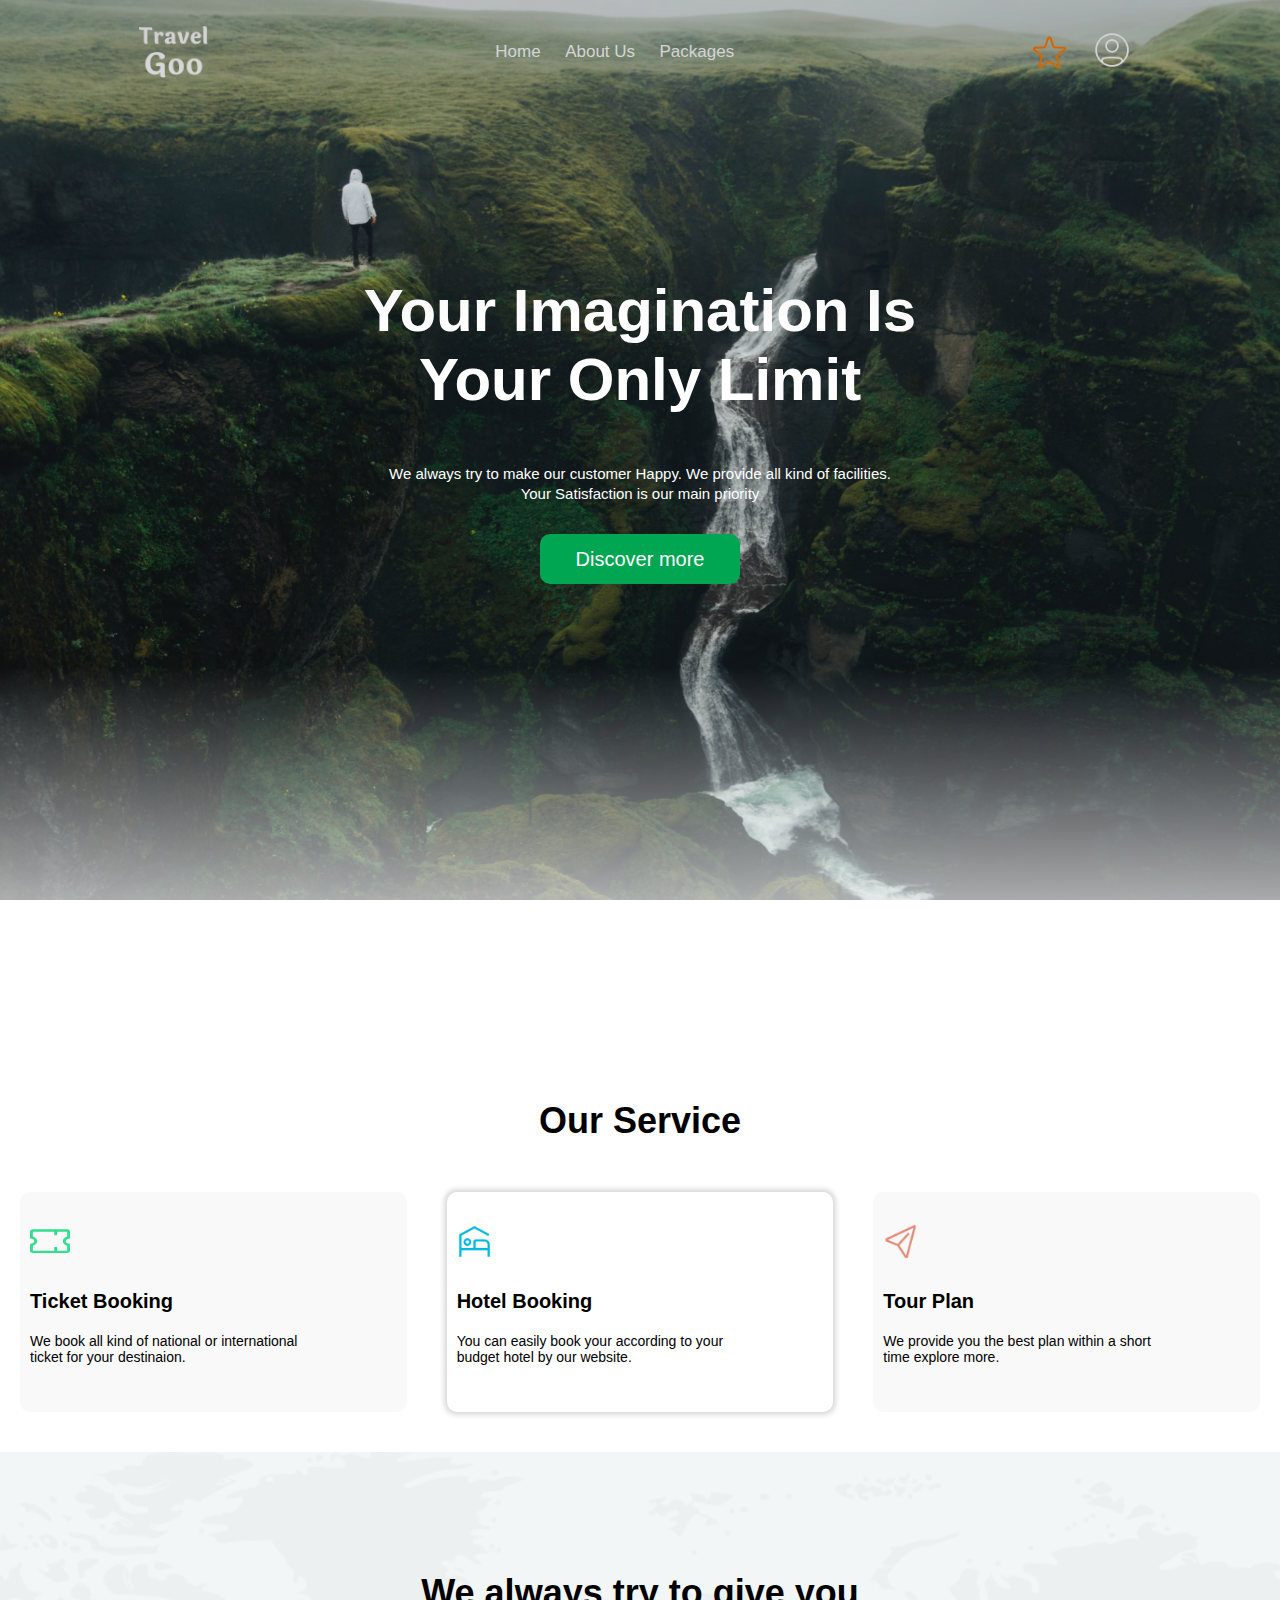
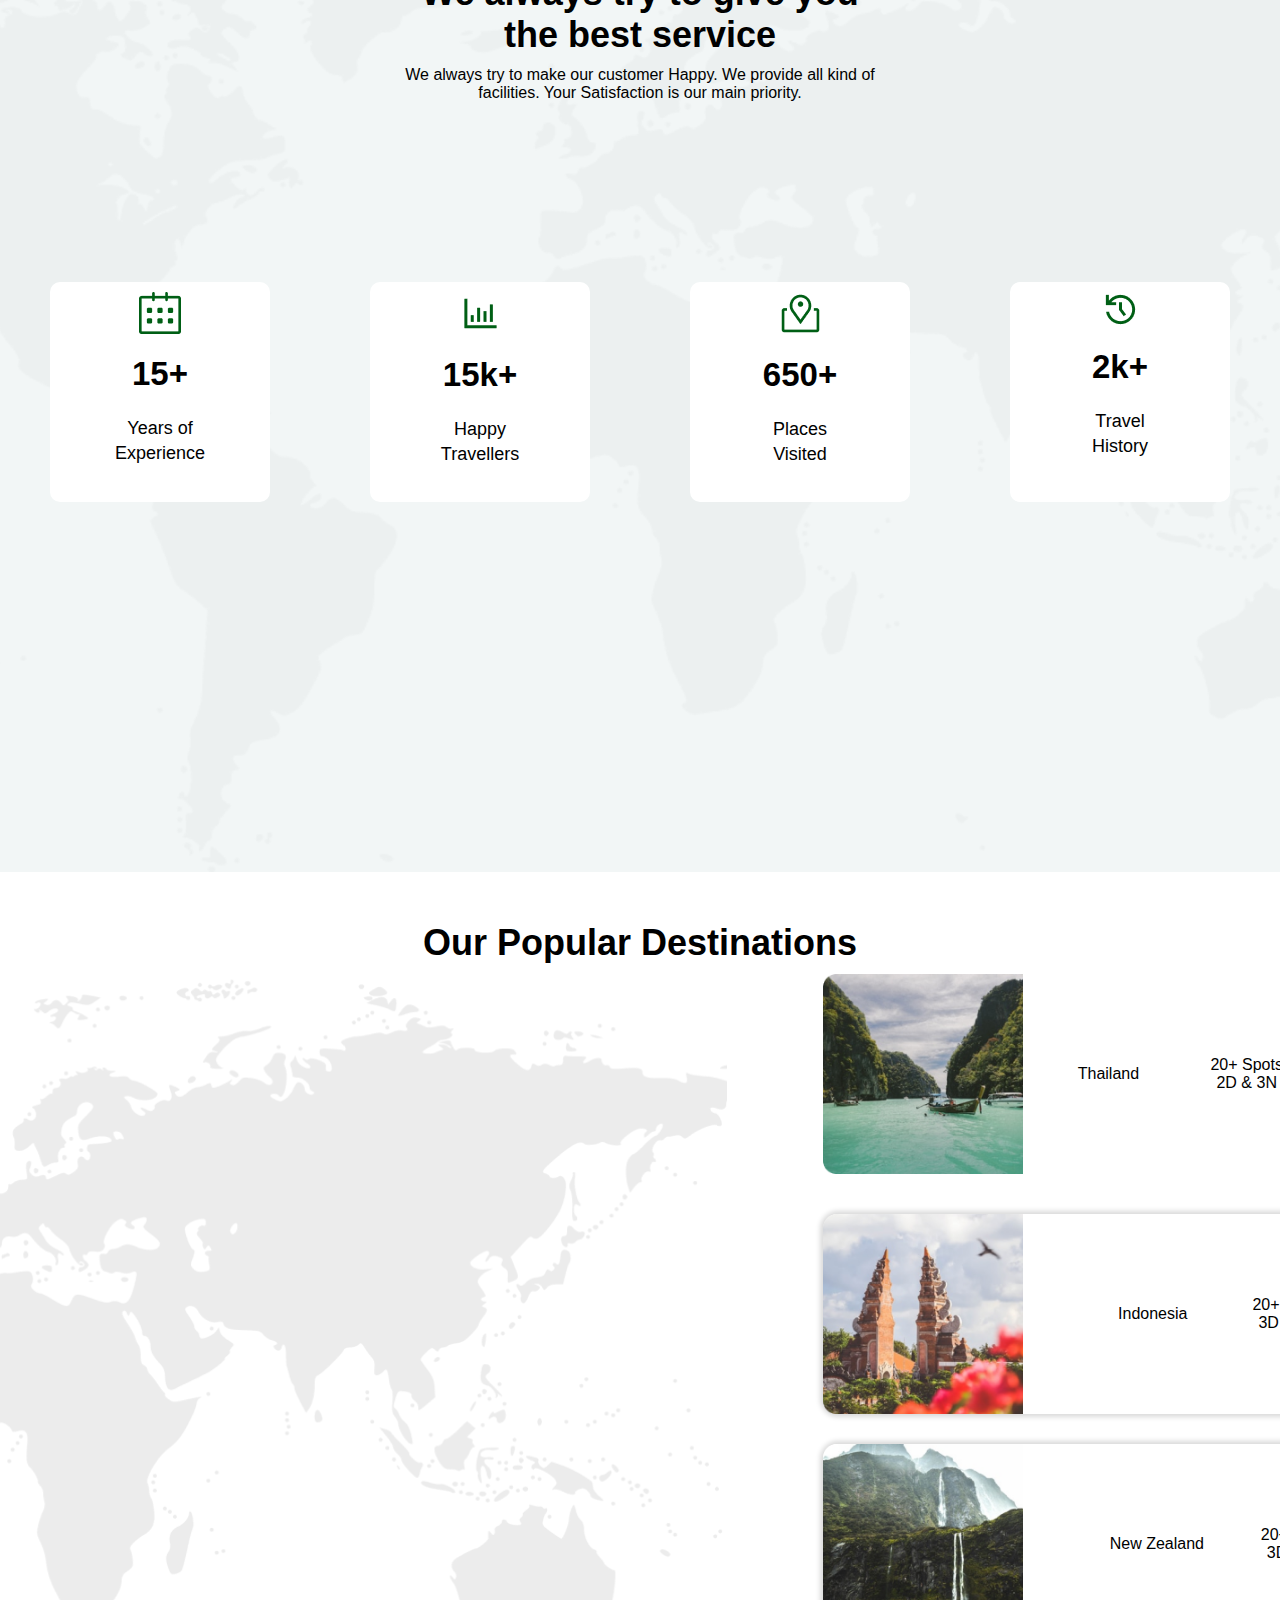
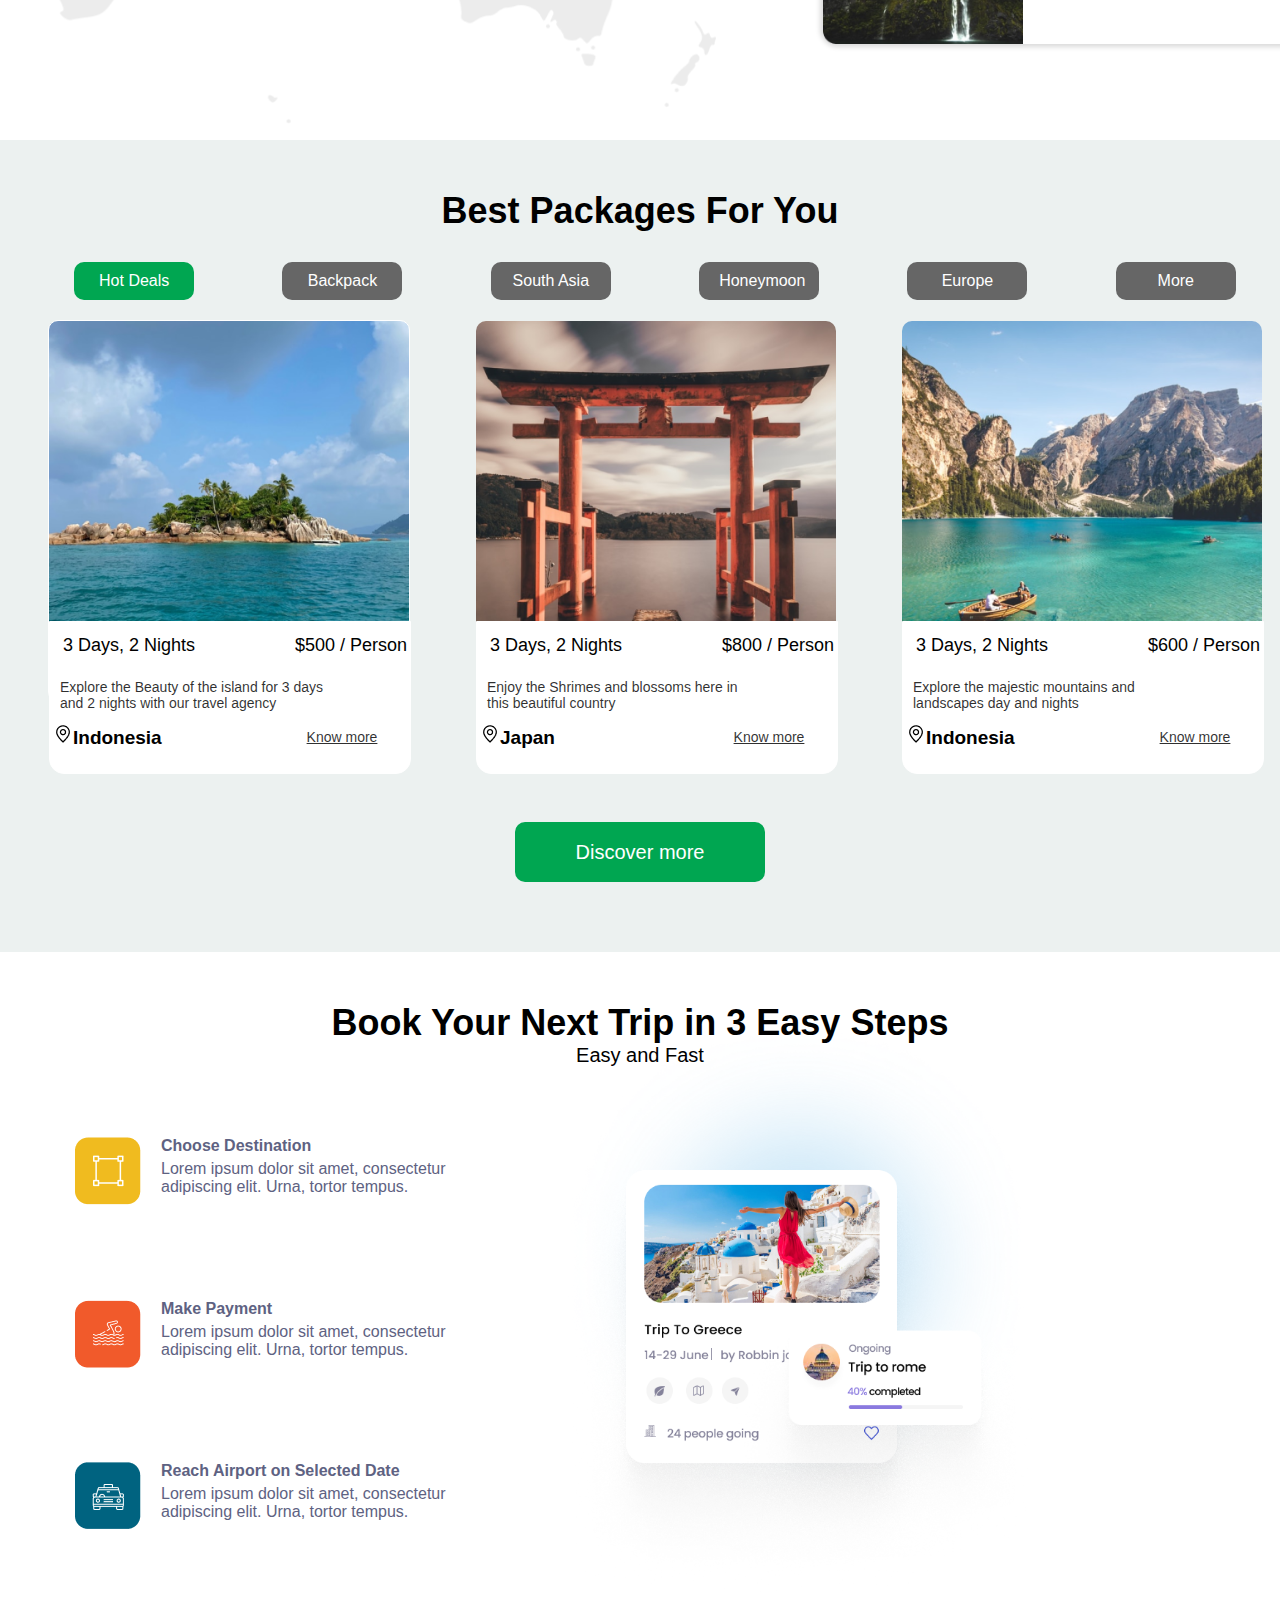
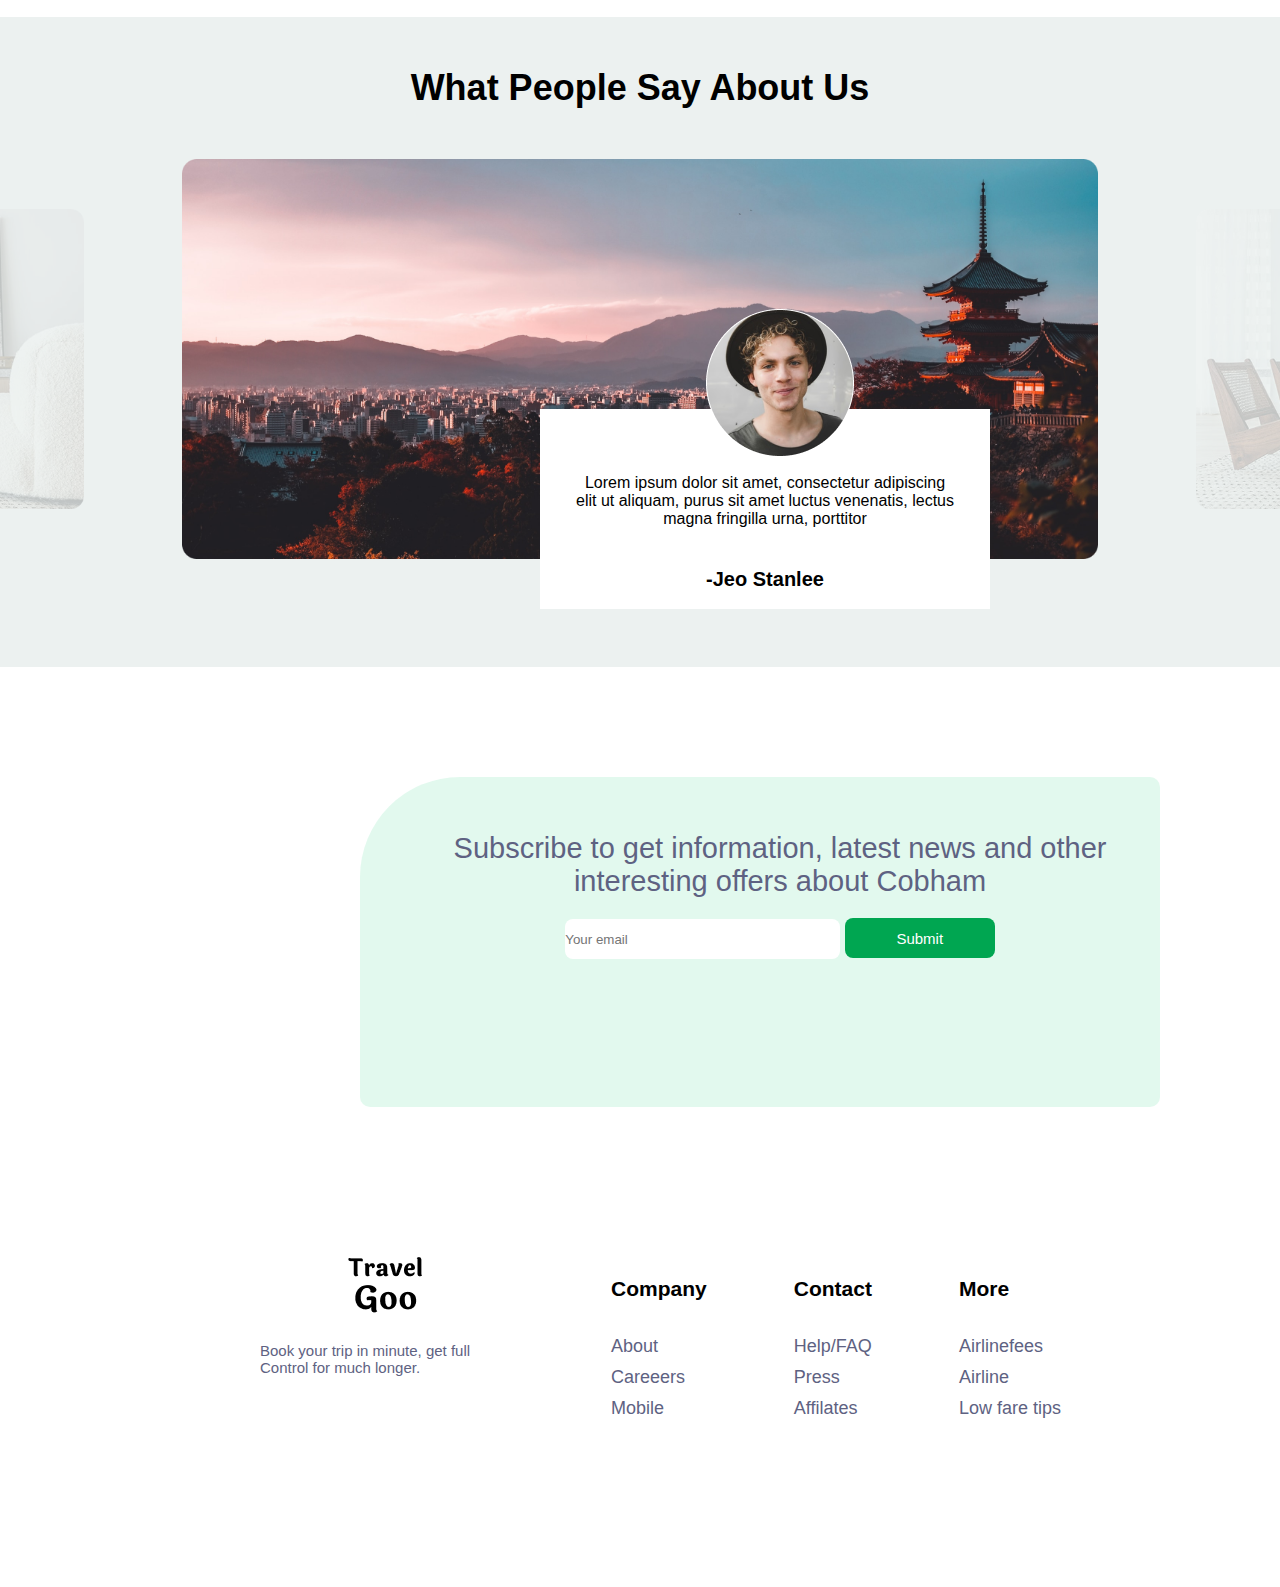
<file: Index.html>
<!DOCTYPE html>
<html lang="en">
<head>
    <meta charset="UTF-8">
    <meta name="viewport" content="width=device-width, initial-scale=1.0">
    <title>Document</title>
    <link rel="stylesheet" href="style.css">
    <link rel="preconnect" href="https://fonts.googleapis.com">
    <script src="/script.js"></script>
</head>
<body>
   
    <div class="header">
            
            <div class="header-line">
                <nav>
                    <img class="logo" src="/Assets/logo.png" alt="travelgoo-logo">
                    <ul>
                        <li><a href="">Home</a></li>
                        <li><a href="">About Us</a></li>
                        <li><a href="">Packages</a></li>
                    
            
                    </ul>
                    <ul>
                    <li> <img class=star src="/Assets/star.png" alt=""></li>
                    <li> <img class="profile" src="/Assets/profile.png" alt=""></li>
                    </ul>
                </nav>
            </div>
            <div class="header-content">
                <h1>
                    Your Imagination Is <br>
                    Your Only Limit
                </h1>
                <p>
                    We always try to make our customer Happy. We provide all kind of facilities. 
                    <br>Your Satisfaction is our main priority
                </p>
                <button type="button"> Discover more </button>
            </div>
            

            
    </div> 
    <div class="service">
        <h2>Our Service</h2>
        <div class="cardcontainer">
        <div class="card1">
            <img class="ticket" src="/Assets/ticket.svg" alt="" > 
            <h3>Ticket Booking</h3>
            <p>We book all kind of national or international <br> ticket for your destinaion.</p>
        </div>
        <div class="card2">
            <img class="hotel" src="/Assets/hotel.png" alt="" > 
            <h3>Hotel Booking</h3>
            <p>You can easily book your according to your <br>
                budget hotel by our website.</div>
        <div class="card3">
            <img class="tour" src="/Assets/plane.png" alt="" > 
            <h3>Tour Plan</h3>
            <p>We provide you the best plan within a short <br>
                time explore more. </p>
        </div>
    </div>
    <div class="info">
        <h2>We always try to give you <br>the best service</h2>
        <p>
            We always try to make our customer Happy. We provide all kind of <br>
            facilities. Your Satisfaction is our main priority.
        </p>
        <div class="infocard">
           <div class="infocard1">
            <img src="Assets/calendar.png" alt="">
            <h3>15+</h3>
            <p>Years of <br>
                Experience</p>
           </div>
           <div class="infocard2">
            <img src="/Assets/chart.png" alt="">
            <h3>15k+</h3>
            <p>Happy <br>Travellers</p>
           </div>
           <div class="infocard3">
            <img src="/Assets/map.png" alt="">
            <h3>650+</h3>
            <p>Places <br> Visited</p>
           </div>
           <div class="infocard4">
            <img src="/Assets/history.png" alt="">
            <h3>2k+</h3>
            <p>Travel <br>History</p>

           </div>
           
        </div>
    </div>

    
<div class="container">
    <h2>Our Popular Destinations</h2>
    <div class="containercontent">
    <div class="wmap2" ><img src="/Assets/wmap2.png" alt=""></div>
    
    <div class="containercard">
        <div class="containerwrapper">
        <div class="firstcard">
           <div class="cardp"> <img  src="/Assets/thailand.png" alt=""></div>
           <div class="cardpcontent">
            <p>Thailand</p>
            <p>20+ Spots <br>2D & 3N</p>
            <img src="/Assets/nav.png" alt="">
            </div>
        </div>
   
         <div class="secondcard">
            <div class="cardp"> <img  src="/Assets/indone.png" alt=""></div>
            <p>Indonesia</p>
            <p>20+ Spots <br>3D & 3N</p>
            <img src="/Assets/nav.png" alt="">
        </div> 
        <div class="secondcard">
            <div class="cardp"> <img  src="/Assets/nzland.png" alt=""></div>
            <p> New Zealand</p>
            <p>20+ Spots <br>3D & 2N</p>
            <img src="/Assets/nav.png" alt="">
        </div> 
        </div>
    </div>
    </div>

</div>
<div class="best">
    <h2>Best Packages For You</h2>
    <div class="package">
      
            <a  href="" class="button green">Hot Deals</button></a>
            <a  href="" class="button">Backpack</button></a>
            <a  href="" class="button">South Asia</button></a>
            <a  href="" class="button">Honeymoon</button></a>
            <a  href="" class="button">Europe</button></a>
            <a  href="" class="button">More</button></a>

           
        
    </div>
    <div id="bestcardparent">
    <div class="bestcardone"> 

        <div class="cardcontent"> 
            <div class="bot">
                <h3> 3 Days, 2 Nights</h3> <br>
                <h3>$500 / Person</h3>
             </div>
     
            <p >Explore the Beauty of the island for 3 days <br> and 2 nights with our travel agency</p>
            <div class="bot">
           <h4> <img src="/Assets/loca.png" alt="">Indonesia</h4>
           <button type="button">Know more</button>
            </div>

            
        </div>

       

       
    </div>
    <div class="bestcardtwo"> 

        <div class="cardcontent"> 
            <div class="bot">
                <h3> 3 Days, 2 Nights</h3> <br>
                <h3>$800 / Person</h3>
             </div>
     
            <p >Enjoy the Shrimes and blossoms here in <br> this beautiful country</p>
            <div class="bot">
           <h4> <img src="/Assets/loca.png" alt="">Japan</h4>
           <button type="button">Know more</button>
            </div>

            
        </div>
         
    </div>
    <div class="bestcardthree"> 

        <div class="cardcontent"> 
            <div class="bot">
                <h3> 3 Days, 2 Nights</h3> <br>
                <h3>$600 / Person</h3>
             </div>
     
            <p >Explore the majestic mountains and <br>landscapes day and nights</p>
            <div class="bot">
           <h4> <img src="/Assets/loca.png" alt="">Indonesia</h4>
           <button type="button">Know more</button>
            </div>

            
        </div>
</div></div>
<button id="green" type="button">Discover more</button>
</div>
<div class="book">
    <h2>Book Your Next Trip in 3 Easy Steps</h2>
    <h3>Easy and Fast</h3>
    <div class="bestcontent">
        <div class="bestcardinfo">
            <div class="bestcardinfocontent">
                <img src="/Assets/G1.png" alt="">
                <h4>Choose Destination</h4>
                <p>Lorem ipsum dolor sit amet, consectetur <br>
                    adipiscing elit. Urna, tortor tempus. </p>
                    
            </div>
            <div class="bestcardinfocontent">
                <img src="/Assets/G2.png" alt="">
                <h4>Make Payment</h4>
                <p>Lorem ipsum dolor sit amet, consectetur <br>
                    adipiscing elit. Urna, tortor tempus. </p>
                    
            </div>
            <div class="bestcardinfocontent">
                <img src="/Assets/G3.png" alt="">
                <h4>Reach Airport on Selected Date</h4>
                <p>Lorem ipsum dolor sit amet, consectetur <br>
                    adipiscing elit. Urna, tortor tempus. </p>
                    
            </div>
           
        </div>
        <div class="bestcardimg">
            <img src="/Assets/G4.png" alt="">
        </div>

        
    </div>
</div>
<div class="review">
    <h2>What People Say About Us</h2>
    <div class="reviewscroll">
        
        <img src="/Assets/H1.png" alt="">
        <img id="hmm" src="/Assets/H2.png" alt="">
        <img src="/Assets/H3.png" alt="">
        
    </div>
    <div class="reviewscrollcontent">   
        <p>Lorem ipsum dolor sit amet, consectetur adipiscing <br> elit ut aliquam, purus sit amet luctus venenatis, lectus <br> magna fringilla urna, porttitor</p>
        <h3>-Jeo Stanlee</h3>
    </div>
    <div class="face"><img src="./Assets/face.png" alt=""></div>
</div>
<div class="footer">
   <div class="footerinfo">
    <h3>Subscribe to get information, latest news and other <br> interesting offers about Cobham</h3>
    <Form>
    <input type="text" placeholder="Your email">
    <button type="button">Submit</button>
    </Form>
   </div>
   <div class="footerlogo">
        <img src="/Assets/logos.png" alt="">
        <h4>Book your trip in minute, get full
           <br> Control for much longer.
            </h4>
   </div>
   <div class="breez">
    <span>
    <h3>Company</h3>
    <ul>
        <li>About</li>
        <li>Careeers</li>
        <li>Mobile</li>
    </ul>
</span>
<span>
    <h3>Contact</h3>
    <ul>
        <li>Help/FAQ</li>
        <li>Press</li>
        <li>Affilates</li>
    </ul>
   
</span>
<span>
    <h3>More</h3>
    <ul>
        <li>Airlinefees</li>
        <li>Airline</li>
        <li>Low fare tips</li>
    </ul>
   
</span>

</div>
            
        

</body>
</html>
</file>
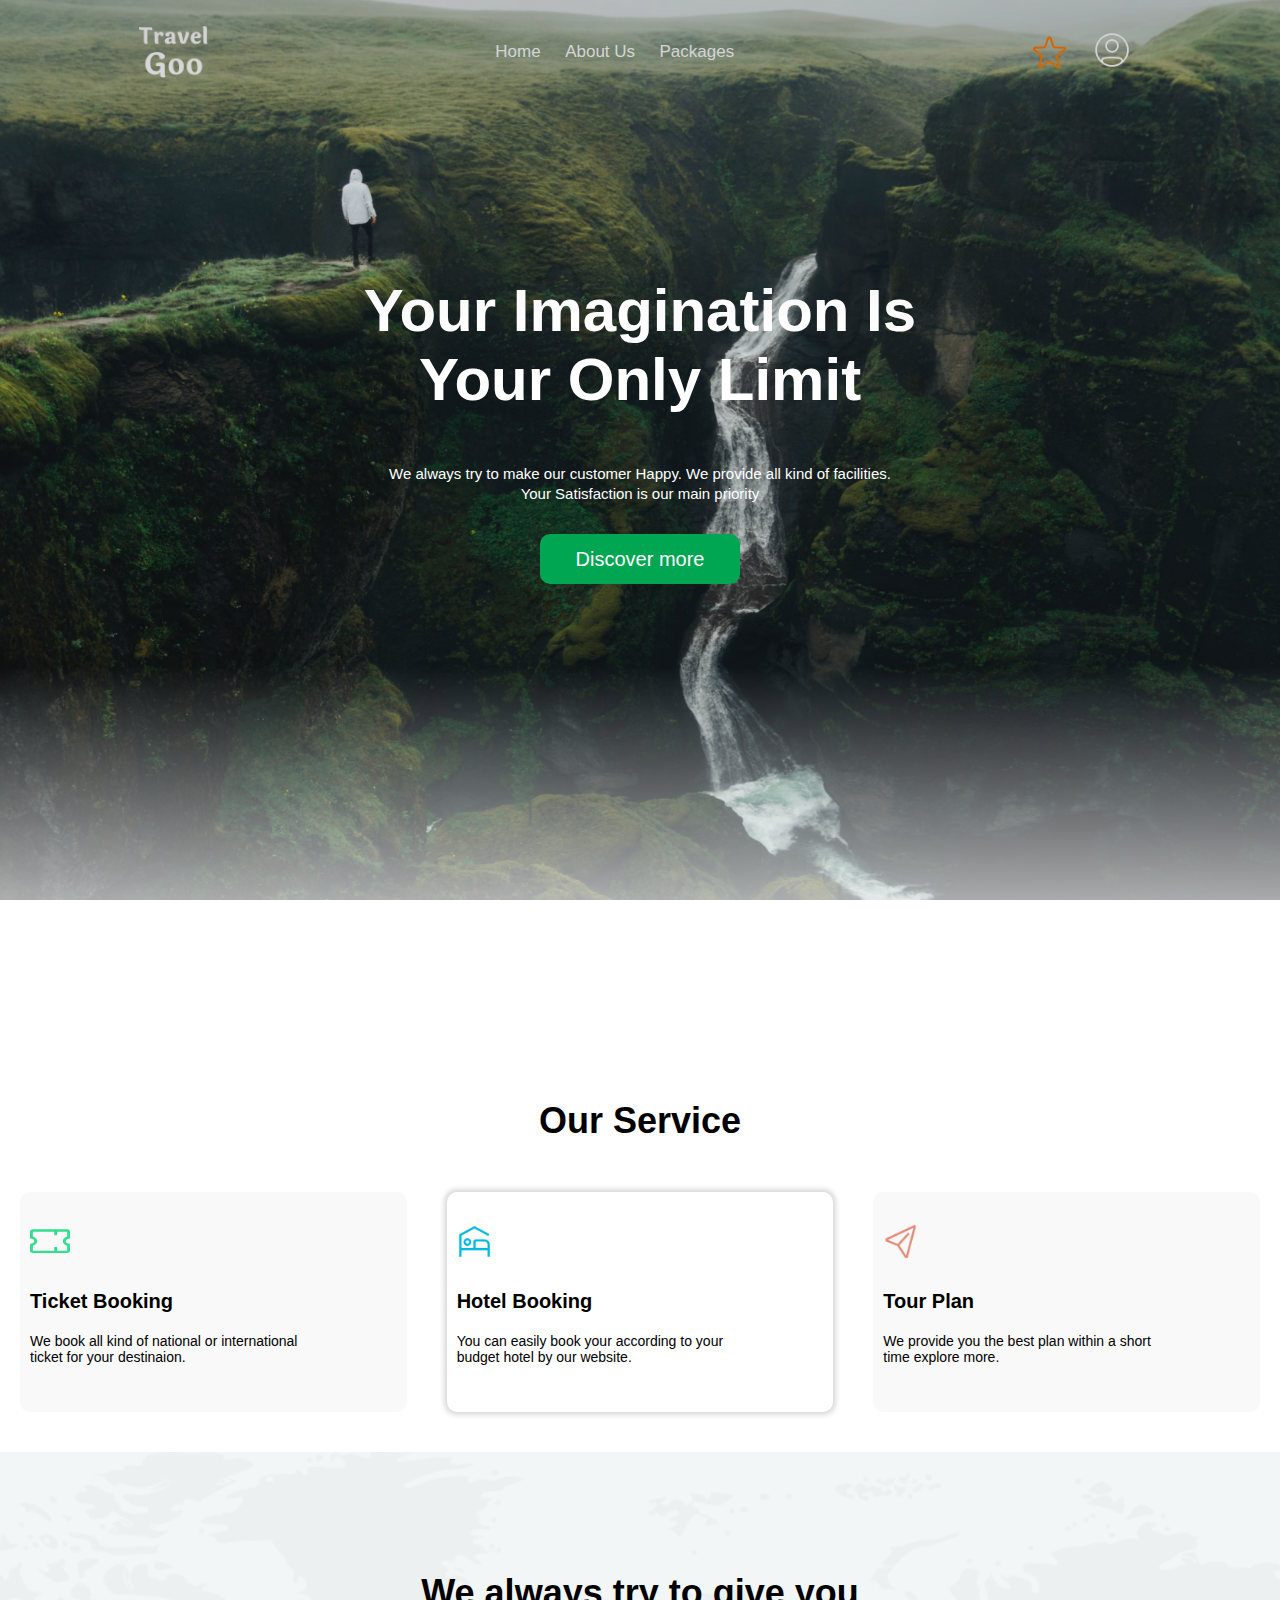
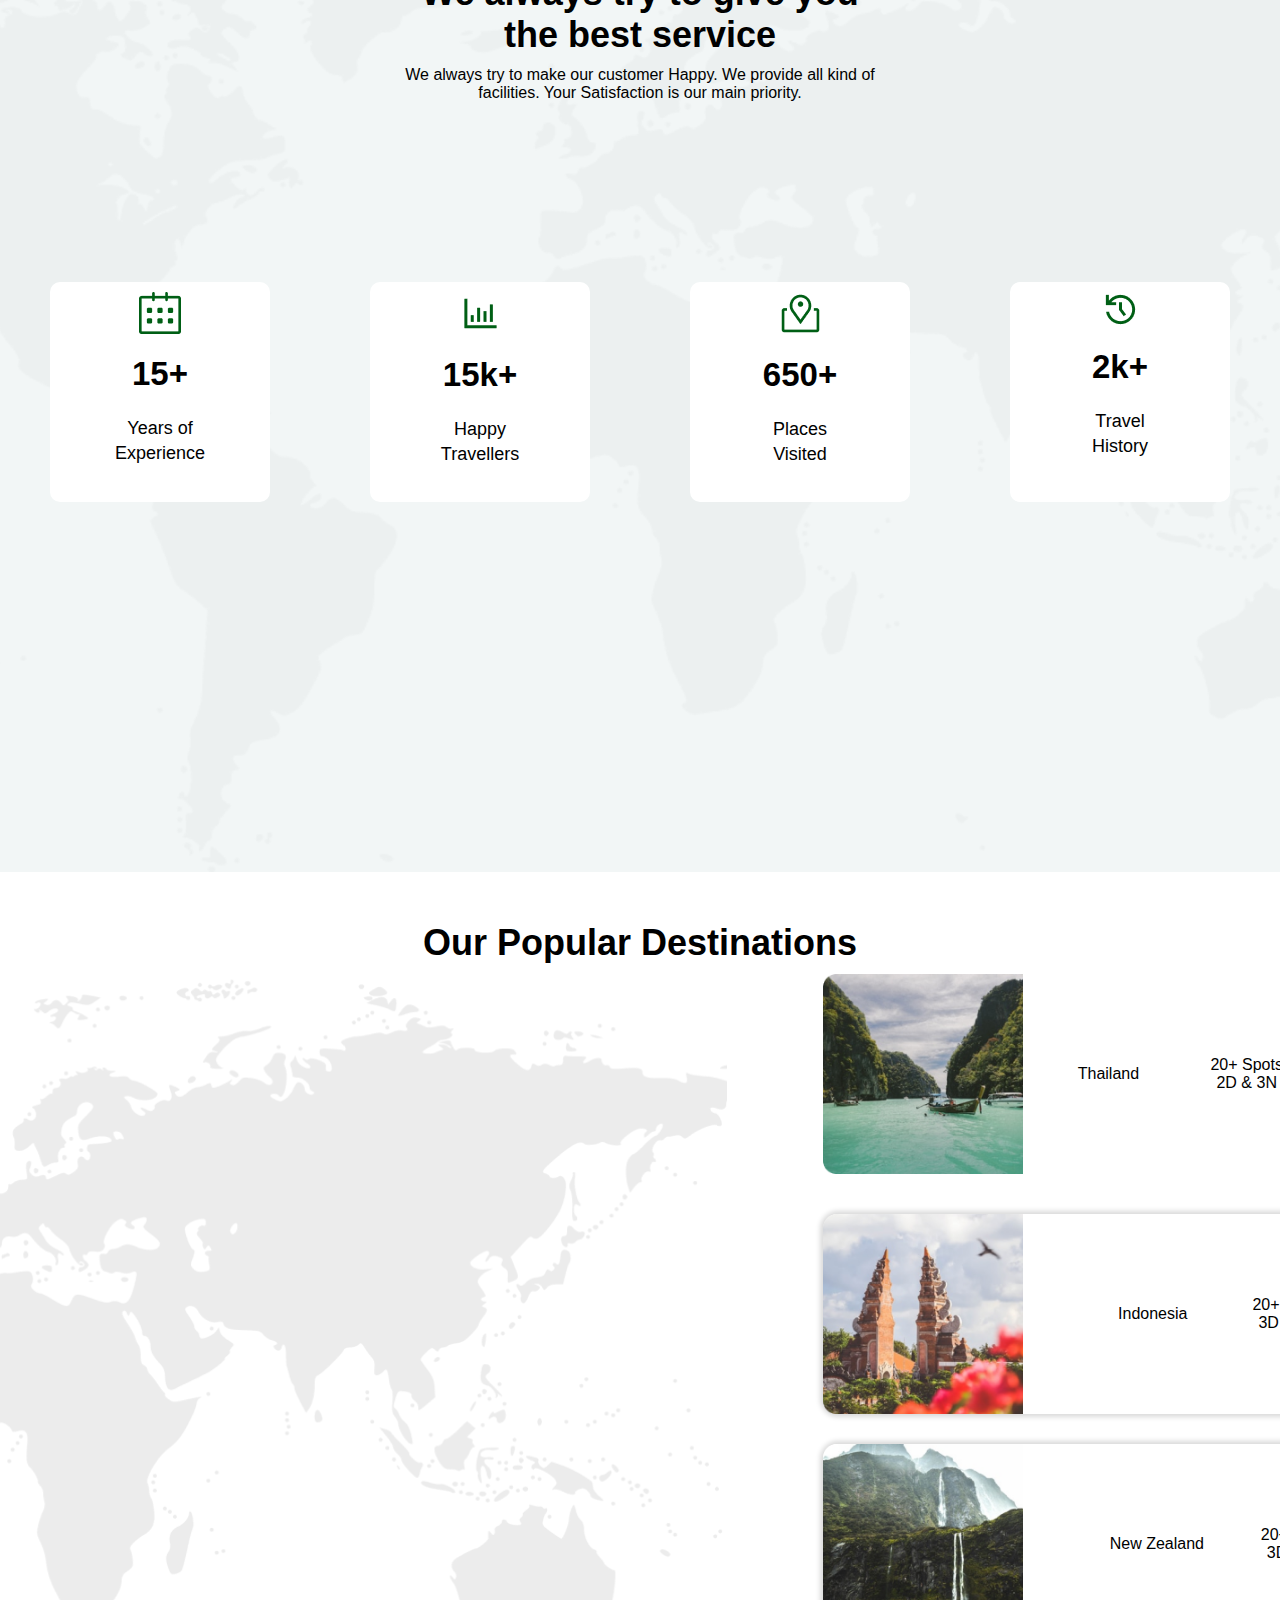
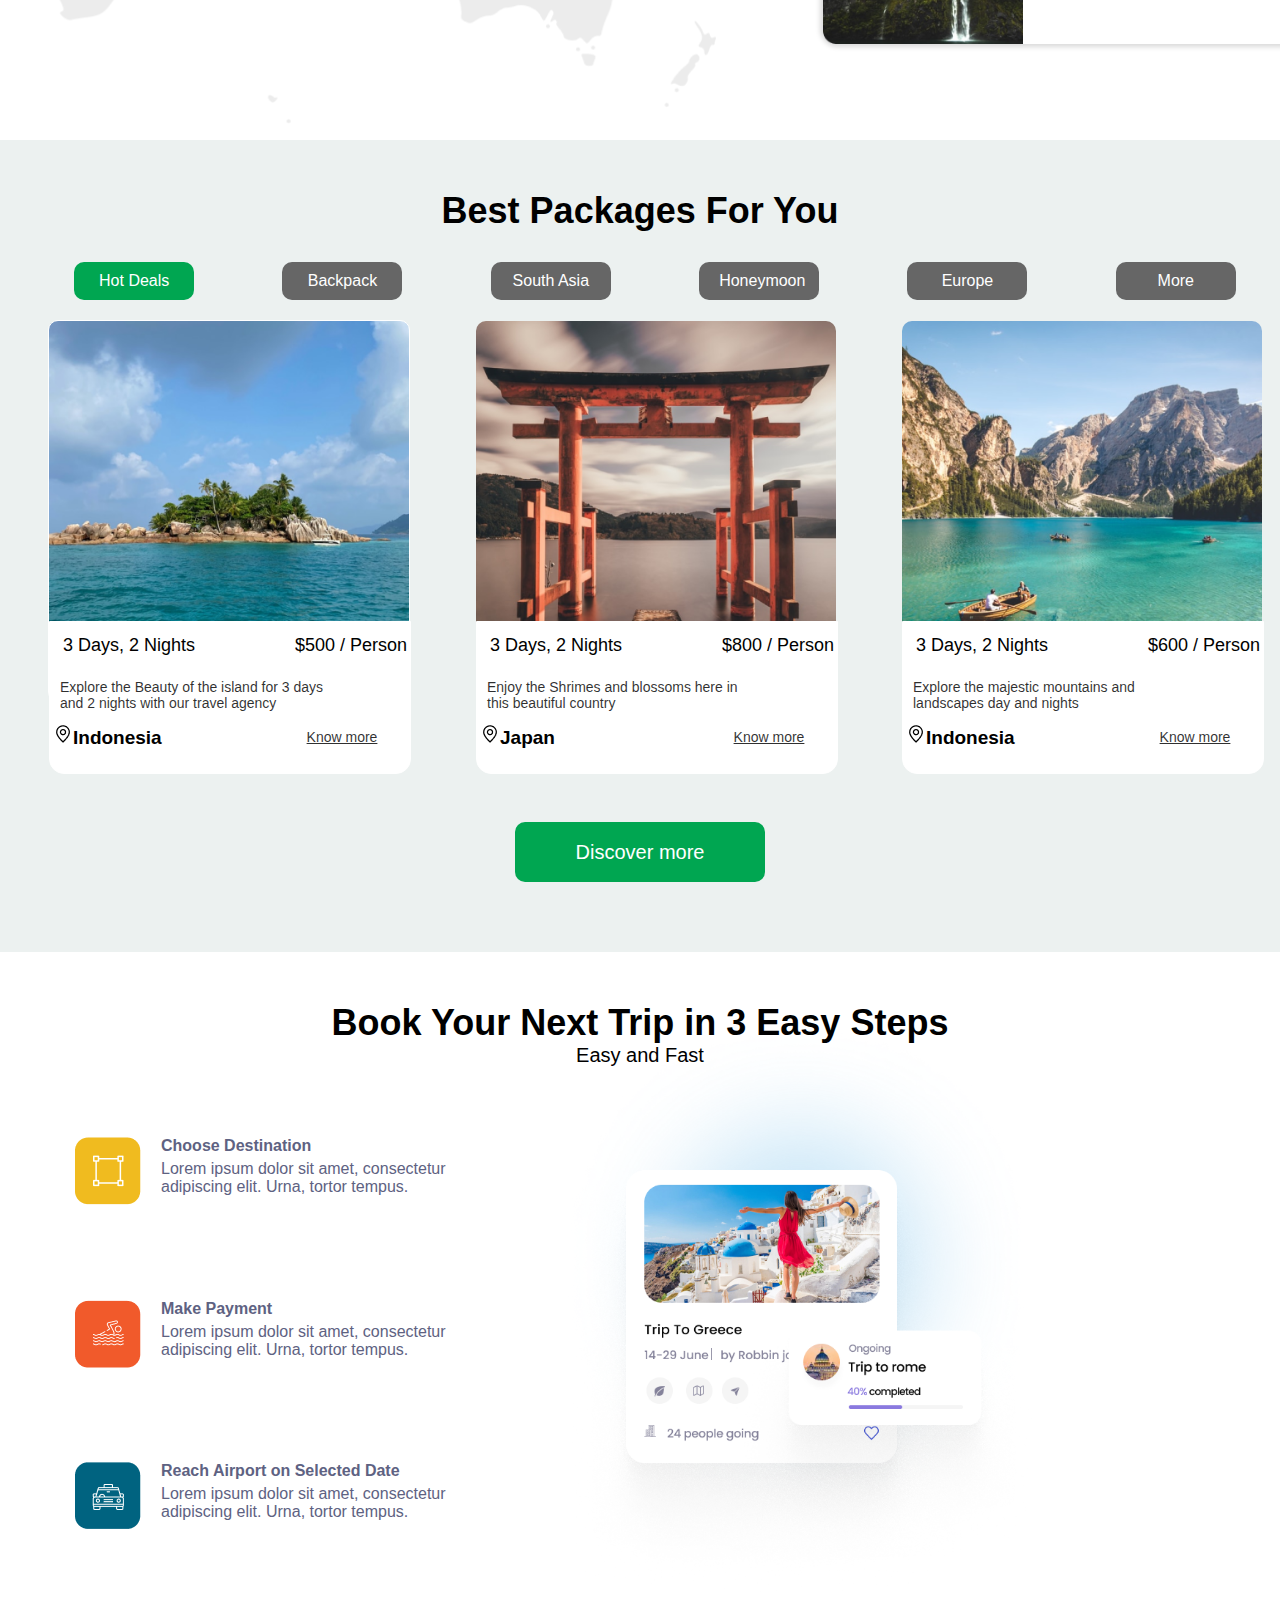
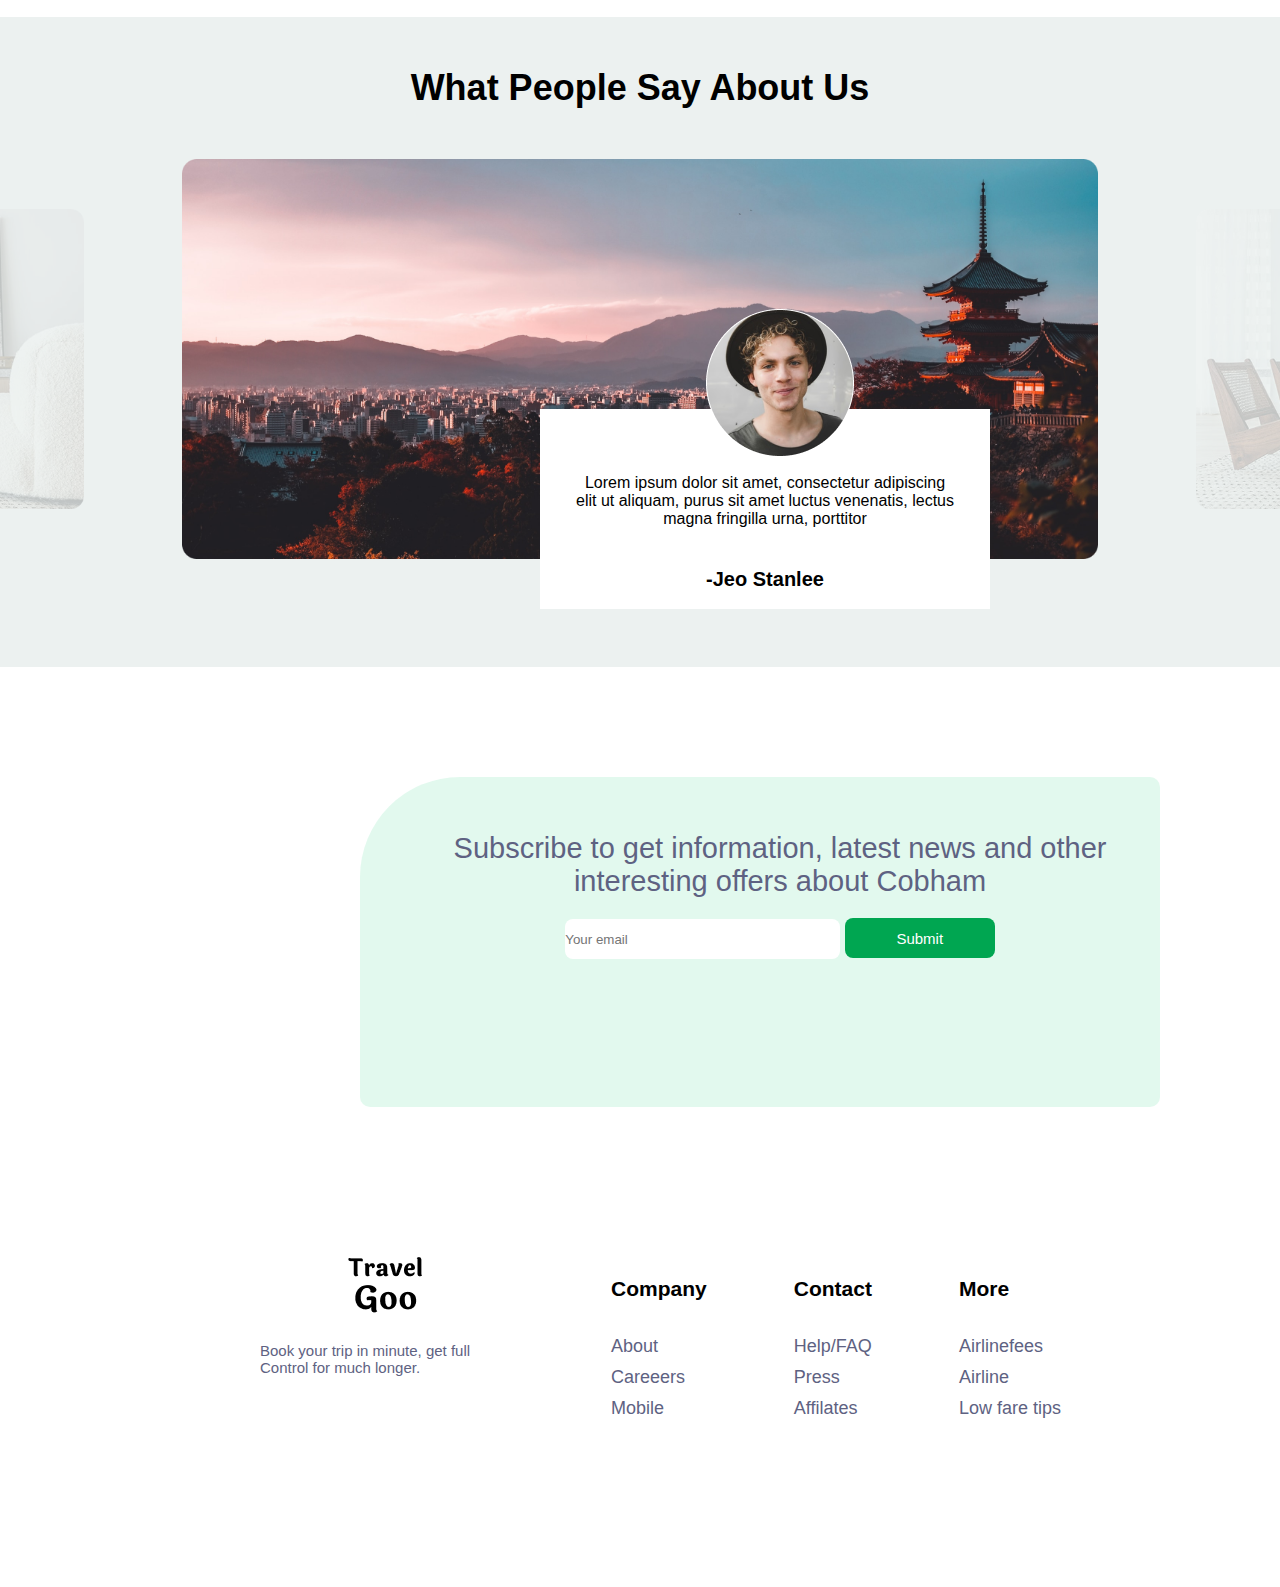
<file: TG.html>
<!DOCTYPE html>
<html lang="en">
<head>
    <meta charset="UTF-8">
    <meta name="viewport" content="width=device-width, initial-scale=1.0">
    <title>Document</title>
    <link rel="stylesheet" href="style.css">
    <link rel="preconnect" href="https://fonts.googleapis.com">
    <script src="/script.js"></script>
</head>
<body>
   
    <div class="header">
            
            <div class="header-line">
                <nav>
                    <img class="logo" src="/Assets/logo.png" alt="travelgoo-logo">
                    <ul>
                        <li><a href="">Home</a></li>
                        <li><a href="">About Us</a></li>
                        <li><a href="">Packages</a></li>
                    
            
                    </ul>
                    <ul>
                    <li> <img class=star src="/Assets/star.png" alt=""></li>
                    <li> <img class="profile" src="/Assets/profile.png" alt=""></li>
                    </ul>
                </nav>
            </div>
            <div class="header-content">
                <h1>
                    Your Imagination Is <br>
                    Your Only Limit
                </h1>
                <p>
                    We always try to make our customer Happy. We provide all kind of facilities. 
                    <br>Your Satisfaction is our main priority
                </p>
                <button type="button"> Discover more </button>
            </div>
            

            
    </div> 
    <div class="service">
        <h2>Our Service</h2>
        <div class="cardcontainer">
        <div class="card1">
            <img class="ticket" src="/Assets/ticket.svg" alt="" > 
            <h3>Ticket Booking</h3>
            <p>We book all kind of national or international <br> ticket for your destinaion.</p>
        </div>
        <div class="card2">
            <img class="hotel" src="/Assets/hotel.png" alt="" > 
            <h3>Hotel Booking</h3>
            <p>You can easily book your according to your <br>
                budget hotel by our website.</div>
        <div class="card3">
            <img class="tour" src="/Assets/plane.png" alt="" > 
            <h3>Tour Plan</h3>
            <p>We provide you the best plan within a short <br>
                time explore more. </p>
        </div>
    </div>
    <div class="info">
        <h2>We always try to give you <br>the best service</h2>
        <p>
            We always try to make our customer Happy. We provide all kind of <br>
            facilities. Your Satisfaction is our main priority.
        </p>
        <div class="infocard">
           <div class="infocard1">
            <img src="Assets/calendar.png" alt="">
            <h3>15+</h3>
            <p>Years of <br>
                Experience</p>
           </div>
           <div class="infocard2">
            <img src="/Assets/chart.png" alt="">
            <h3>15k+</h3>
            <p>Happy <br>Travellers</p>
           </div>
           <div class="infocard3">
            <img src="/Assets/map.png" alt="">
            <h3>650+</h3>
            <p>Places <br> Visited</p>
           </div>
           <div class="infocard4">
            <img src="/Assets/history.png" alt="">
            <h3>2k+</h3>
            <p>Travel <br>History</p>

           </div>
           
        </div>
    </div>

    
<div class="container">
    <h2>Our Popular Destinations</h2>
    <div class="containercontent">
    <div class="wmap2" ><img src="/Assets/wmap2.png" alt=""></div>
    
    <div class="containercard">
        <div class="containerwrapper">
        <div class="firstcard">
           <div class="cardp"> <img  src="/Assets/thailand.png" alt=""></div>
           <div class="cardpcontent">
            <p>Thailand</p>
            <p>20+ Spots <br>2D & 3N</p>
            <img src="/Assets/nav.png" alt="">
            </div>
        </div>
   
         <div class="secondcard">
            <div class="cardp"> <img  src="/Assets/indone.png" alt=""></div>
            <p>Indonesia</p>
            <p>20+ Spots <br>3D & 3N</p>
            <img src="/Assets/nav.png" alt="">
        </div> 
        <div class="secondcard">
            <div class="cardp"> <img  src="/Assets/nzland.png" alt=""></div>
            <p> New Zealand</p>
            <p>20+ Spots <br>3D & 2N</p>
            <img src="/Assets/nav.png" alt="">
        </div> 
        </div>
    </div>
    </div>

</div>
<div class="best">
    <h2>Best Packages For You</h2>
    <div class="package">
      
            <a  href="" class="button green">Hot Deals</button></a>
            <a  href="" class="button">Backpack</button></a>
            <a  href="" class="button">South Asia</button></a>
            <a  href="" class="button">Honeymoon</button></a>
            <a  href="" class="button">Europe</button></a>
            <a  href="" class="button">More</button></a>

           
        
    </div>
    <div id="bestcardparent">
    <div class="bestcardone"> 

        <div class="cardcontent"> 
            <div class="bot">
                <h3> 3 Days, 2 Nights</h3> <br>
                <h3>$500 / Person</h3>
             </div>
     
            <p >Explore the Beauty of the island for 3 days <br> and 2 nights with our travel agency</p>
            <div class="bot">
           <h4> <img src="/Assets/loca.png" alt="">Indonesia</h4>
           <button type="button">Know more</button>
            </div>

            
        </div>

       

       
    </div>
    <div class="bestcardtwo"> 

        <div class="cardcontent"> 
            <div class="bot">
                <h3> 3 Days, 2 Nights</h3> <br>
                <h3>$800 / Person</h3>
             </div>
     
            <p >Enjoy the Shrimes and blossoms here in <br> this beautiful country</p>
            <div class="bot">
           <h4> <img src="/Assets/loca.png" alt="">Japan</h4>
           <button type="button">Know more</button>
            </div>

            
        </div>
         
    </div>
    <div class="bestcardthree"> 

        <div class="cardcontent"> 
            <div class="bot">
                <h3> 3 Days, 2 Nights</h3> <br>
                <h3>$600 / Person</h3>
             </div>
     
            <p >Explore the majestic mountains and <br>landscapes day and nights</p>
            <div class="bot">
           <h4> <img src="/Assets/loca.png" alt="">Indonesia</h4>
           <button type="button">Know more</button>
            </div>

            
        </div>
</div></div>
<button id="green" type="button">Discover more</button>
</div>
<div class="book">
    <h2>Book Your Next Trip in 3 Easy Steps</h2>
    <h3>Easy and Fast</h3>
    <div class="bestcontent">
        <div class="bestcardinfo">
            <div class="bestcardinfocontent">
                <img src="/Assets/G1.png" alt="">
                <h4>Choose Destination</h4>
                <p>Lorem ipsum dolor sit amet, consectetur <br>
                    adipiscing elit. Urna, tortor tempus. </p>
                    
            </div>
            <div class="bestcardinfocontent">
                <img src="/Assets/G2.png" alt="">
                <h4>Make Payment</h4>
                <p>Lorem ipsum dolor sit amet, consectetur <br>
                    adipiscing elit. Urna, tortor tempus. </p>
                    
            </div>
            <div class="bestcardinfocontent">
                <img src="/Assets/G3.png" alt="">
                <h4>Reach Airport on Selected Date</h4>
                <p>Lorem ipsum dolor sit amet, consectetur <br>
                    adipiscing elit. Urna, tortor tempus. </p>
                    
            </div>
           
        </div>
        <div class="bestcardimg">
            <img src="/Assets/G4.png" alt="">
        </div>

        
    </div>
</div>
<div class="review">
    <h2>What People Say About Us</h2>
    <div class="reviewscroll">
        
        <img src="/Assets/H1.png" alt="">
        <img id="hmm" src="/Assets/H2.png" alt="">
        <img src="/Assets/H3.png" alt="">
        
    </div>
    <div class="reviewscrollcontent">   
        <p>Lorem ipsum dolor sit amet, consectetur adipiscing <br> elit ut aliquam, purus sit amet luctus venenatis, lectus <br> magna fringilla urna, porttitor</p>
        <h3>-Jeo Stanlee</h3>
    </div>
    <div class="face"><img src="./Assets/face.png" alt=""></div>
</div>
<div class="footer">
   <div class="footerinfo">
    <h3>Subscribe to get information, latest news and other <br> interesting offers about Cobham</h3>
    <Form>
    <input type="text" placeholder="Your email">
    <button type="button">Submit</button>
    </Form>
   </div>
   <div class="footerlogo">
        <img src="/Assets/logos.png" alt="">
        <h4>Book your trip in minute, get full
           <br> Control for much longer.
            </h4>
   </div>
   <div class="breez">
    <span>
    <h3>Company</h3>
    <ul>
        <li>About</li>
        <li>Careeers</li>
        <li>Mobile</li>
    </ul>
</span>
<span>
    <h3>Contact</h3>
    <ul>
        <li>Help/FAQ</li>
        <li>Press</li>
        <li>Affilates</li>
    </ul>
   
</span>
<span>
    <h3>More</h3>
    <ul>
        <li>Airlinefees</li>
        <li>Airline</li>
        <li>Low fare tips</li>
    </ul>
   
</span>

</div>
            
        

</body>
</html>
</file>
<file: style.css>
*{
    border: 0px;
    padding: 0px;
    margin: 0px;
}
.header{
    background-image: url(/Assets/BACK.png);
    background-position: center;
    background-repeat: no-repeat;
    background-attachment: absolute;
    height: 100vh;
    background-size: cover;
    /* width: 100%; */
    
}
.header::after {
    /* z-index: 1; */
    content: "";
    position: absolute;
    top: 0;
    left: 0;
    width: 100%;
    height: 1000px;
    background: linear-gradient(to bottom, rgba(0, 0, 0, 0.2), rgba(72, 72, 72, 0), rgba(158, 158, 158, 0), rgba(255, 255, 255, 0.918) );
}

.header-content{
    color: rgba(255, 255, 255, 1);
    height: 200px;
    text-align: center;
    max-width: fit-content;
    margin-left: auto;
    margin-right: auto;
    margin-top: 15%;
    font-weight: 700;
    font-size: 30px;
    
}
.header-content p{
    line-height: 20px;
    font-weight: 200;
    font-size: 15px;
    margin-top: 50px;
}
.header-content button{
margin-top: 30px;    
color: rgba(255, 255, 255, 1);
background-color: rgba(0, 166, 81, 1);
width: 200px;
height: 50px;
border-radius: 10px;
font-weight: 500;
font-size: 20px;
}


body{
    font-family: "Open Sans", sans-serif;
    height: 1000px;
}


.logo{
    width: 70px;
}
.profile{
    width: 40px;
}
.star{
    width: 36px;
}
nav{
    display: flex;
    align-items: center;
    justify-content: space-around;
    padding-top: 20px;
}
nav ul li{
    list-style: none;
    display: inline-block;
    padding: 10px 10px;
}
nav ul li a{
    text-decoration: none;
    color:rgb(255, 255, 255) ;
    font-weight: 500;
    font-size: 17px;
   
    
}
.service{
    
    text-align: center;
    margin-top: 200px;
 
   
}
h2{
    /* border: 3px solid  black; */
    font-size: 36px;
}
 h3{
    font-weight: 600;
    font-size: 20px;
    margin-bottom: 20px;
    /* border: 1px solid green; */
   

    
}
.cardcontainer{
    margin-top:30px;
    /* background-color: blue; */
    display: flex;
   align-items: center;
   justify-content: space-around;
  
   

    
    
}
.card1{
    height: 200px;
    width: 400px;
    background-color:rgba(249, 249, 249, 1) ;
    border-radius: 10px;
    padding: 10px;
    margin: 20px;
    color:rgba(0, 0, 0, 1) ;
    text-align: left;
    font-size: 14px;
    font-weight: 200;
   
 

}
.ticket{
   position: relative;
    top: 2px;
    left: 0px;
    width: 40px;
    height: 35px;
    padding-top: 20px;
   margin-bottom: 30px;
/*   
    border: 1px solid brown; */
    
   

   
  
}
.card2{
    height: 200px;
    width: 400px;
    background-color: rgba(255, 255, 255, 1);
    border-radius: 10px;
    padding: 10px;
    margin: 20px;
    color:rgba(0, 0, 0, 1) ;
    text-align: left;
    font-size: 14px;
    font-weight: 200;
    box-shadow: 0px 0px 5px 3px rgba(0, 0, 0, 0.15);

}
.hotel{
    position: relative;
     top: 2px;
     left: 0px;
     width: 35px;
     height: 35px;
     padding-top: 20px;
    margin-bottom: 30px;
   
     /* border: 1px solid brown; */
     
}
.card3{
        height: 200px;
        width: 400px;
        background-color:rgba(249, 249, 249, 1) ;
        border-radius: 10px;
        padding: 10px;
        margin: 20px;
        color:rgba(0, 0, 0, 1) ;
        text-align: left;
        font-size: 14px;
        font-weight: 200;}
        
.tour{
            position: relative;
             top: 2px;
             left: 0px;
             width: 35px;
             height: 35px;
             padding-top: 20px;
            margin-bottom: 30px;
           
             /* border: 1px solid brown;*/} 
.info{
    background-image: url(/Assets/wmap.png);
    background-position: center;
    background-repeat: no-repeat;
    background-attachment: absolute;
    height: 100vh;
    background-size: cover;
    /* border: 1px solid rgb(44, 38, 228); */
    margin-top: 20px;
    padding-top: 120px;
    box-shadow: inset 0 0 0 1000px rgba(0, 88, 83, 0.05)
}
.info p{
    padding-top:10px ;padding-bottom: 10px;
    /* border: 1px solid burlywood; */
   
}
.info h3{
    padding-top:20px ;
    font-size: 33px;
}
.infocard {
    margin-top: 150px;
    display: flex;
    align-items: center;
   justify-content: space-around;
}
.infocard p{
    font-size: 18px;
}
.infocard1{

        height: 200px;
        width: 200px;
        background-color:rgba(255, 255, 255, 1) ;
        border-radius: 10px;
        padding: 10px;
        margin: 20px;
        color:rgba(0, 0, 0, 1) ;
        text-align: center;
        font-size: 18px;
        font-weight: 200;
        line-height: 25px;
 
}
.infocard2{

    height: 200px;
    width: 200px;
    background-color:rgba(255, 255, 255, 1) ;
    border-radius: 10px;
    padding: 10px;
    margin: 20px;
    color:rgba(0, 0, 0, 1) ;
    text-align: center;
    font-size: 18px;
    font-weight: 200;
    line-height: 25px;

}
.infocard3{

    height: 200px;
    width: 200px;
    background-color:rgba(255, 255, 255, 1) ;
    border-radius: 10px;
    padding: 10px;
    margin: 20px;
    color:rgba(0, 0, 0, 1) ;
    text-align: center;
    font-size: 18px;
    font-weight: 200;
    line-height: 25px;

}
.infocard4{

    height: 200px;
    width: 200px;
    background-color:rgba(255, 255, 255, 1) ;
    border-radius: 10px;
    padding: 10px;
    margin: 20px;
    color:rgba(0, 0, 0, 1) ;
    text-align: center;
    font-size: 18px;
    font-weight: 200;
    line-height: 25px;

}
/* .containerh2{
    
    padding-top: 200px;
    border: 1px solid black;
}  */
/* h2{
    border: 1px solid black;
} */
.container{
    height: 100%;
    /* width: 100%; */
    margin: 0;
    
    /* border: 2px solid blueviolet; */
    padding-top: 50px;
   
    
}
.containercontent{
    /* border: 3px solid blue; */
    /* width: 100%; */
    padding: 0px;

    display: flex;
    
}


.wmap2 img{
    
    /* width:650px; */
    height: 100%;
    /* border: 1px solid red; */
    
} 
.containercard{
   
    /* border: 4px solid green; */
    height:100%;
    margin-left: 100px;
    /* width: 600px; */
    padding-bottom: 20px;
   
   
    
}
/* .containerwrapper{
    border: 4px solid lawngreen;
    display: flex;
    flex-direction: column;
    justify-content: space-between;
    width: 100%;
} */

.firstcard{
    
    display: flex;
    align-items: center;
    justify-content: space-between;
    margin-bottom: 30px;
    
    width: 600px;
    height: 220px;
    border-radius: 15px;
}

.secondcard{
    
    display: flex;
    align-items: center;
    justify-content: space-between;
    margin-bottom: 30px;
    
    width: 600px;
    height: 200px;
    border-radius: 15px;
    box-shadow: 0px 0px 5px 3px rgba(0, 0, 0, 0.15);
    border-color: rgba(0, 0, 0, 0.08);
}
.cardp{
    height: 220px;
    /* border: 5px solid brown; */
    width: 230px;
    text-align: left;
    padding-top: 20px;
   
    
   
}
.cardp img{
    width: 200px;
    height: 200px;
    /* border: 5px solid rgb(47, 185, 219); */
}
.cardpcontent{
    display: flex;
    justify-content: space-around;
    align-items: center;
    /* border: 3px solid yellow; */
    width: 400px;
}

.best {

   padding-top: 50px;
   /* border: 5px solid hotpink; */
   background:rgba(236, 241, 240, 1) ;
}


.package{
    
    margin: 0;
    border-radius: 15px;
    /* border: 1px salmon solid; */
    display: flex;
    flex-wrap: wrap;
    justify-content: space-around;
    width: inherit;
    height: 100%;
    /* padding: 15px; */
    padding-left: 30px;
   
    align-items: center;
    /* justify-content: space-around; */
    margin-top: 30px;
   
    
    
}
.button{
    /* border: 3px salmon solid; */
    display: inline-block;
    width: 80px;
    padding: 10px 20px;
    /* margin: auto; */
    border-radius: 10px;
    text-decoration: none;
    color: rgba(255, 255, 255, 1);
    background: rgba(102, 102, 102, 1);

   
    
}
.button.green{
    background:  rgb(0, 166, 81);
}

#bestcardparent{
    height: 100%;
    width: inherit;
    /* border: 2px solid rgb(0, 0, 0); */
    display: flex;
    align-items: center;
    justify-content: space-around;
    margin-bottom: 50px;
    
}

.bestcardone{
    
    height: 380px;
    width: 360px;
    border: 1px solid rgba(255, 255, 255, 1);
    border-radius: 10px;
    margin-top: 20px;
    margin-left: 30px;
    /* padding-left: 20px; */
    background: url(Assets/indone2.png);
    background-position: center;
    background-size: cover;

}
.cardcontent{
    height: 151px;
    width: 360px;
    border: 1px solid rgba(255, 255, 255, 1);
    margin-top: 300px;
    text-align: left;
    border-bottom-left-radius: 15px;
    border-bottom-right-radius:15px ;
    background:rgba(255, 255, 255, 1) ;
    
    
   
    
}
.bestcardtwo{
    
   
    height: 380px;
    width: 360px;
    /* border: 1px solid indigo; */
    border-radius: 10px;
    margin-top: 20px;
    margin-left: 30px;
    /* padding-left: 20px; */
    background: url(Assets/japan.png);
    background-position: center;
    background-size: cover;

}
.bestcardthree{
    
    height: 380px;
    width: 360px;
    /* border: 1px solid indigo; */
    border-radius: 10px;
    margin-top: 20px;
    margin-left: 30px;
    /* padding-left: 20px; */
    background: url(Assets/mountains.png);
    background-position: center;
    background-size: cover;

}
.cardcontent h3{
    /* border: 1px solid yellow; */
    font-size: 18px;
    font-weight: 300;
    color: rgb(0, 0, 0, 1);
    padding-top: 5px;
    padding-left: 10px;
    
}
.cardcontent h2{
    font-weight:500px ;
    font-size: 18px;
    color:rgba(0, 0, 0, 1) ;
    
}
.cardcontent p{
    margin-bottom: 10px;
    color: rgba(0, 0, 0, 0.81);
    font-size: 14px;
    padding-left: 10px;
}

.bestcard-img{
    height: 450px;
    width: 400px;
    /* border: 2px solid firebrick; */
    padding-left: 10px;
   
}
.bot{
    margin-top: 5px;
    /* border: 1px solid green; */
    display: flex;
    align-items: center;
    justify-content: space-between;
    font-size: 19px;
    padding: 3px;
    
}
.bot button{
    text-decoration: underline;
    background-color: rgba(255, 255, 255, 0.01);
    height: 20px;
    width: 130px;
    color: rgba(0, 0, 0, 0.81);
    border-radius: 0px;
    font-size: 14px;
    font-weight: 400;
    
}
.bot img{
    width: 20px;
    
}
#green{
    background-color: rgb(0, 166, 81);
    height: 60px;
    width: 250px;
    margin: 70px;
    border-radius: 10px;
    color:rgba(255, 255, 255, 1) ;
    font-weight: 500;
    font-size: 20px;
    text-align: center;
}

.book{
    /* border: 2px solid black; */
    padding: 20px;
    padding-top: 50px;
}
.book h3{
    font-size: 20px;
    font-weight: 400;
    text-align: center;
    color: rgba(0, 0, 0, 1);
    
}
.bestcardinfocontent h4{
   
    margin-bottom: 5px;
    font-weight: 700;
}

.bestcontent{
    /* border: 1px solid blue; */
    height: 400px;
    padding: 50px 50px 10px;
    display: flex;
    align-items: center;
    justify-content: space-between;
    margin-bottom: 50px;
    
}
.bestcardinfo{
    /* border: 1px solid red; */
    height: inherit;
    width: 400px;
    padding: 5px;
    display: flex;
    flex-direction: column;
    justify-content: space-between;
}
.bestcardinfocontent{
   height: 75px;
    /* border: 1px solid green; */
    text-align: left;
    color: rgba(94, 98, 130, 1);
    font-size: 16px;
}
.bestcardinfocontent img{
    float: left;
    margin-right: 20px;
}
.bestcardimg{
    
  /* border: 1px solid blueviolet; */
    
    height: 200px;
}
.bestcardimg img{
    /* border: 2px solid red; */
    width: 480px;
    position: relative;
    bottom: 220px;
    right: 170px;

    /* height:460px ; */
    
}
.review{
    /* border: 2px solid black; */
    padding-top: 50px;
    /* padding-bottom: 10px; */
    background: rgba(236, 241, 240, 1);
    height: 600px;
}
.reviewscroll{
    /* border: 1px solid salmon; */
    height: 500px;
    width: 100%;
    display: flex;
    align-items: center;
    justify-content: space-between;
}
.reviewscroll img{
    height: 300px;
    opacity: .5;
}
.reviewscrollcontent{
    /* border: 1px solid black; */
    width:450px ;
    height:200px ;
    position: relative;
    bottom: 200px;
    left: 540px;
    background-color:rgba(255, 255, 255, 1) ;
    /* padding: 10px; */
   
}

.reviewscrollcontent p{
    padding-top: 65px;
}
.reviewscrollcontent h3{
    padding-top:20px ;
    margin-top:  20px;
}
.face{
    width: 200px;
    position: relative;
    bottom: 500px;
    left: 680px;
    
  
}
#hmm{
    height: 400px;
    opacity: 1;
}
.footer{
    /* border: 1px solid red; */
    height: 100vh;
    padding: 10px;
}
.footerinfo h3{
    font-weight: 500;
    font-size: 29px;
    margin-top: 25px;
}
.footerinfo{
    padding: 30px;
    padding-left: 70px;
    /* border: 2px solid blue; */
    height: 30%;
    width:700px ;
    background-color:rgba(213, 247, 231, 0.689);
    border-radius:100px 10px 10px 10px ;
    color:rgba(94, 98, 130, 1) ;
    padding-top: 30px;
    position: relative;
    top: 100px;
    left: 350px;
    
    
  
    
}
.footerinfo input{
    height: 40px;
    width: 275px;
    border-radius: 8px;
}
.footerinfo button{
 height: 40px;
 width: 150px;
 border-radius: 8px;
 color: rgba(255, 255, 255, 1);
 background:rgba(0, 166, 81, 1) ;
 font-size: 15px;
 padding: 10px;   

}
.footerlogo{
    width: 250px;
    height: 150px;
    text-align: center;
    /* border: 1px solid red; */
    position: relative;
    top: 250px;
    left:250px;
}
.footerlogo h4{
    margin-top: 25px;
    font-size: 15px;
    font-weight: 500;
    text-align: left;
    color: rgba(94, 98, 130, 1);
}
.breez{
    display: flex;
    justify-content: space-between;
    width: 450px;
    /* border: 1px solid green; */
    position: relative;
    left: 601px;
    top: 120px;
}
.breez li{
    list-style: none;
    color:rgba(94, 98, 130, 1) ;
    margin-bottom: 10px;
    font-size: 18px;
    font-weight: 400;
    /* border: 2px solid black; */
    text-align: left;
}
.breez h3{
    font-size: 21px;
    font-weight: 600;
    margin-bottom: 35px;
    text-align: left;
}
</file>
